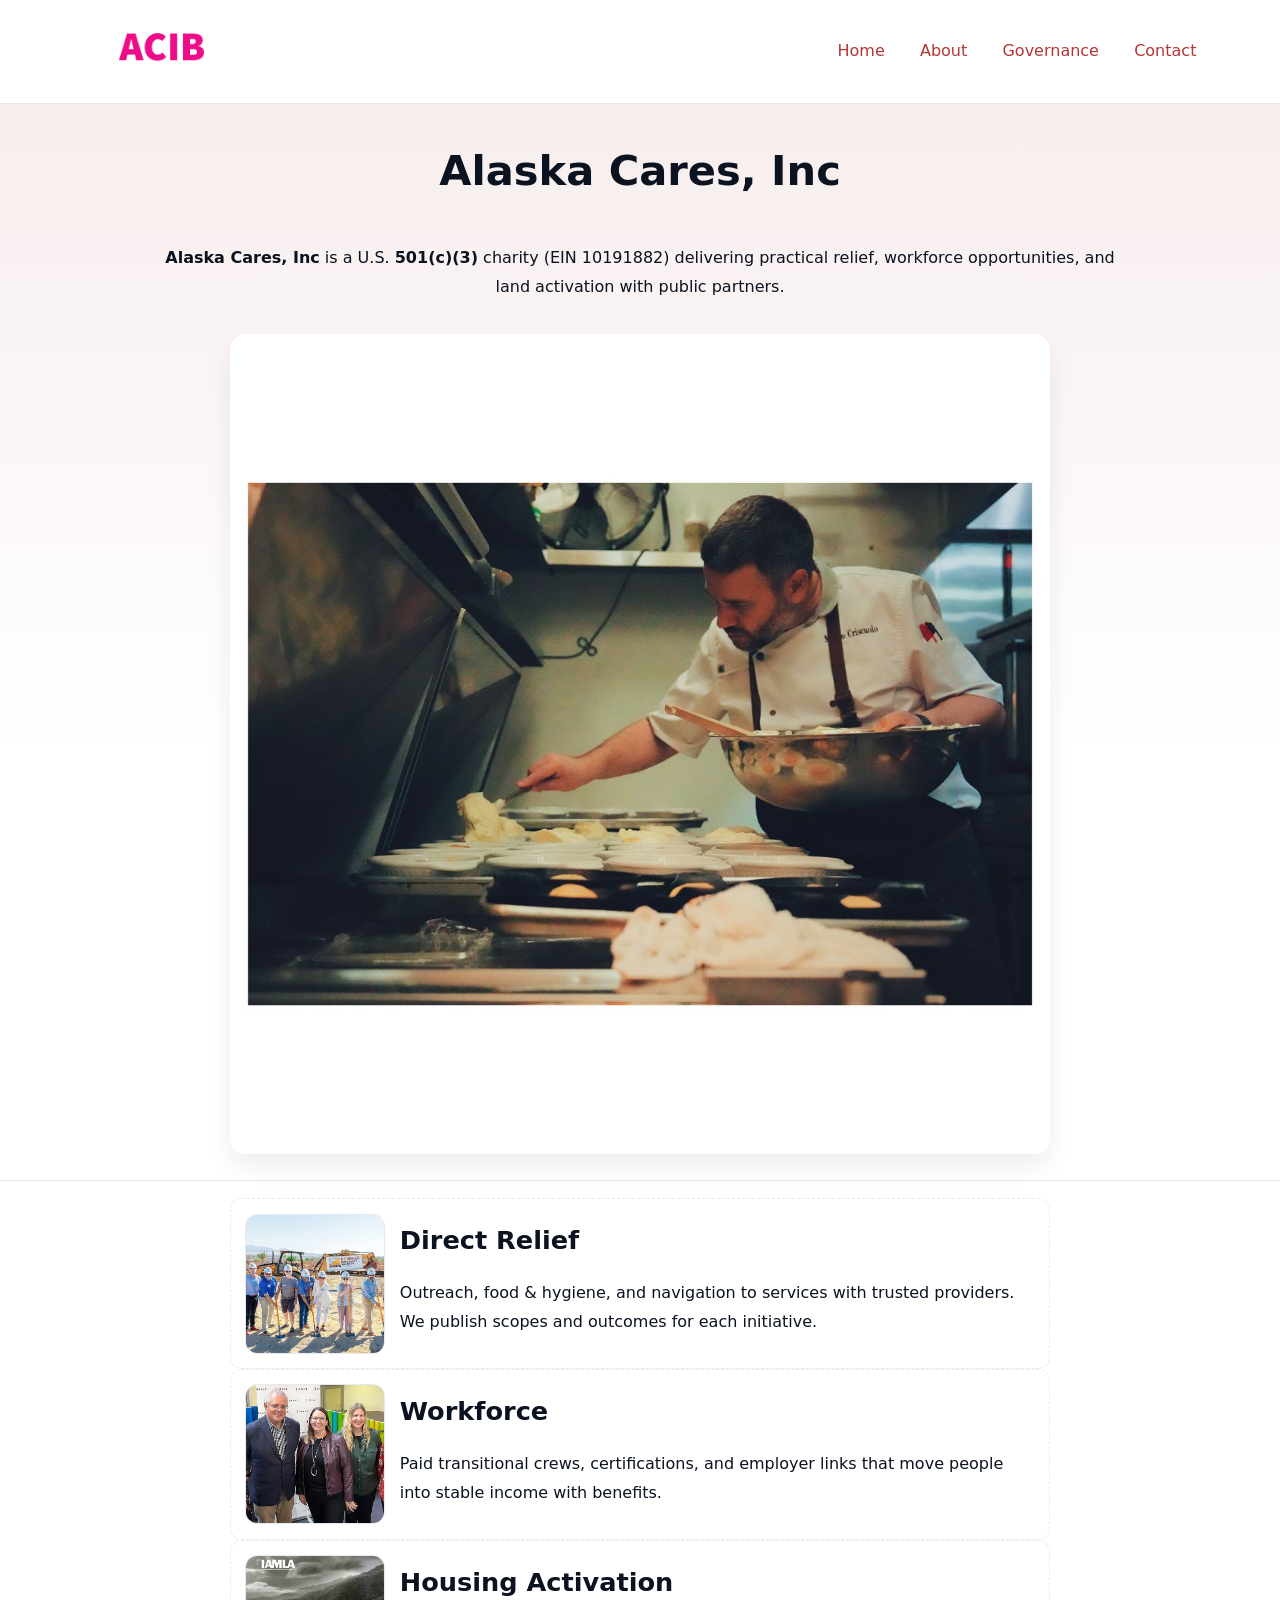
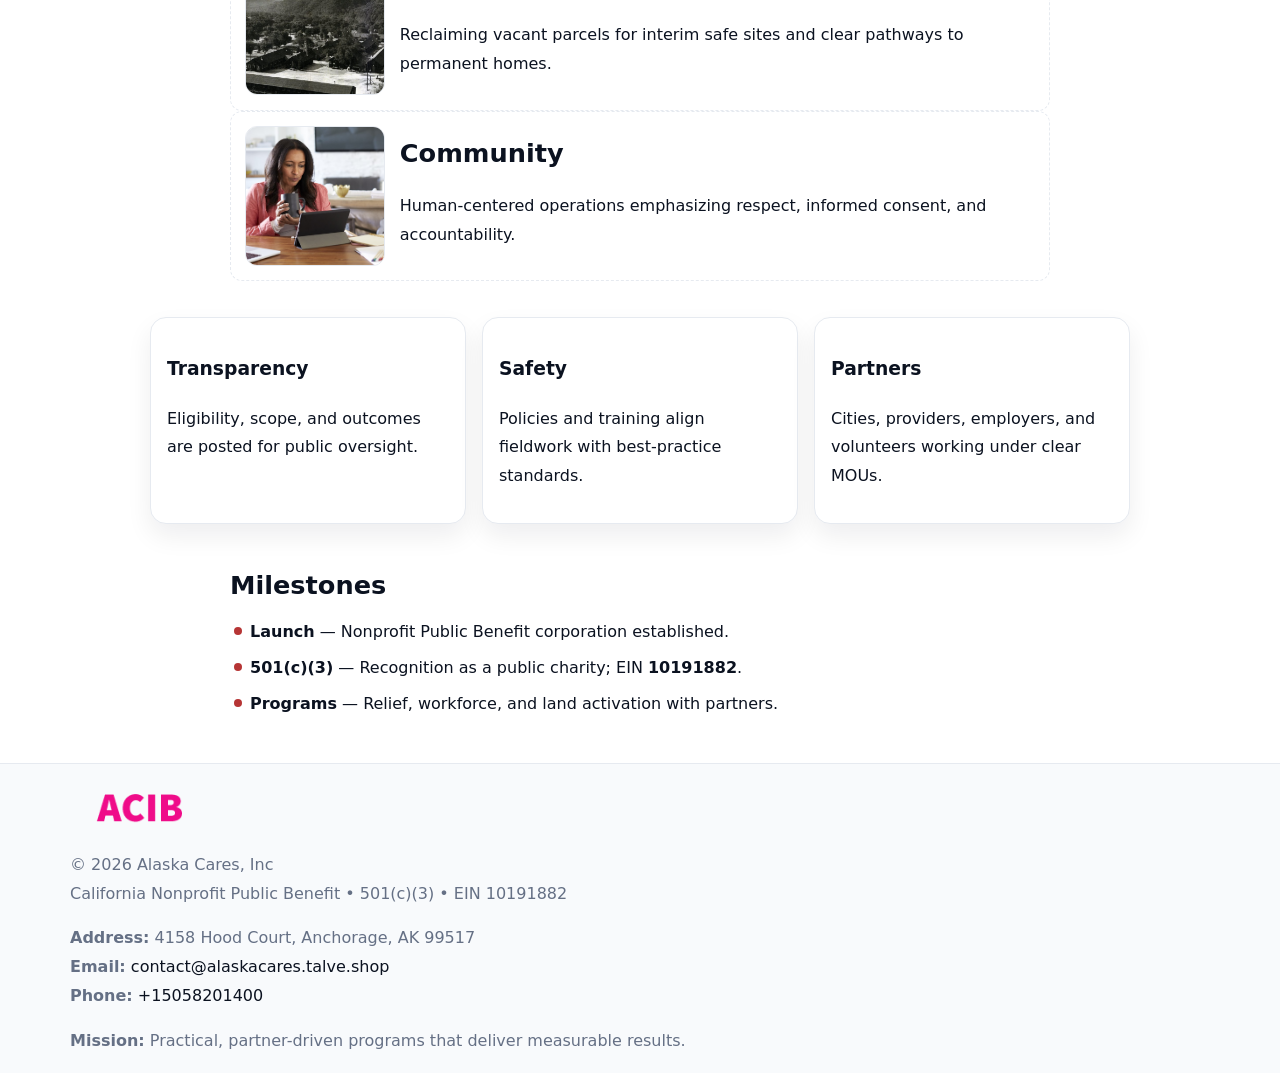
<file: index.html>
<!doctype html><html lang="en"><head>
<meta charset="utf-8"/><meta name="viewport" content="width=device-width,initial-scale=1"/>
<title>Alaska Cares, Inc – Nonprofit • 2025</title>
<link rel="stylesheet" href="assets/styles.css"/><link rel="icon" href="images/logo.png"/>
<meta name="data-ein" content="10191882"/><meta name="data-name" content="Alaska Cares, Inc"/>
<meta name="data-email" content="contact@alaskacares.talve.shop"/><meta name="data-phone" content="+15058201400"/>
<meta name="data-address" content="4158 Hood Court,
Anchorage, AK 99517"/><meta name="data-map" content="4158+Hood+Court,+Anchorage,+AK+99517"/>
  <meta name="description" content="We are a 501(c)(3) organization advancing community services, education, and direct relief through transparent programs, local partnerships, and measurable outcomes.">
<meta name="facebook-domain-verification" content="jclwqwcux30s2uuff8ll7580wmh57x" />
</head><body>
<div style="position:absolute;left:-9999px;top:-9999px;opacity:0" data-uniq="{{UNIQUE_BLOB}}">
  <span>We are a 501(c)(3) organization advancing community services, education, and direct relief through transparent programs, local partnerships, and measurable outcomes.</span><svg width="12" height="12" viewBox="0 0 12 12" xmlns="http://www.w3.org/2000/svg"><circle cx="6" cy="6" r="5" fill="#2563eb"/></svg><img src="images/about.jpg" width="1" height="1" alt="" loading="lazy"/>
</div>

<header><div class="c8c6ee47ad4">
  <a href="index.html"><img src="images/logo.png" style="width:140px" alt="Alaska Cares, Inc"></a>
  <nav><a class="active" href="index.html">Home</a><a href="about.html">About</a><a href="governance.html">Governance</a><a href="contact.html">Contact</a></nav>
</div></header>

<section class="c629b34f420"><div class="c1e6c1d0157">
  <h1>Alaska Cares, Inc</h1>
  <p class="c505e817bdb"><strong>Alaska Cares, Inc</strong> is a U.S. <strong>501(c)(3)</strong> charity (EIN 10191882) delivering practical relief, workforce opportunities, and land activation with public partners.</p>
  <img src="images/hero.jpg" alt="Community action">
</div></section>

<main class="c1e6c1d0157">
  <section class="section narrow">
    <div class="feature"><img class="thumb" src="images/relief.jpg" alt=""><div><h2>Direct Relief</h2><p>Outreach, food & hygiene, and navigation to services with trusted providers. We publish scopes and outcomes for each initiative.</p></div></div>
    <div class="feature"><img class="thumb" src="images/jobs.jpg" alt=""><div><h2>Workforce</h2><p>Paid transitional crews, certifications, and employer links that move people into stable income with benefits.</p></div></div>
    <div class="feature"><img class="thumb" src="images/land.jpg" alt=""><div><h2>Housing Activation</h2><p>Reclaiming vacant parcels for interim safe sites and clear pathways to permanent homes.</p></div></div>
    <div class="feature"><img class="thumb" src="images/community.jpg" alt=""><div><h2>Community</h2><p>Human-centered operations emphasizing respect, informed consent, and accountability.</p></div></div>
  </section>

  <section class="section cbf7301bd42">
    <article class="c737ad31269"><h3>Transparency</h3><p>Eligibility, scope, and outcomes are posted for public oversight.</p></article>
    <article class="c737ad31269"><h3>Safety</h3><p>Policies and training align fieldwork with best-practice standards.</p></article>
    <article class="c737ad31269"><h3>Partners</h3><p>Cities, providers, employers, and volunteers working under clear MOUs.</p></article>
  </section>

  <section class="section narrow">
    <h2>Milestones</h2>
    <ul class="timeline">
      <li><strong>Launch</strong> — Nonprofit Public Benefit corporation established.</li>
      <li><strong>501(c)(3)</strong> — Recognition as a public charity; EIN <strong>10191882</strong>.</li>
      <li><strong>Programs</strong> — Relief, workforce, and land activation with partners.</li>
    </ul>
  </section>
</main>

<footer>
  <div class="footer">
    <div class="c668b6743e5">
      <div class="fcol">
        <img src="images/logo.png" alt="" style="width:140px;margin-bottom:.4rem">
        <div class="small">© <span id="year"></span> Alaska Cares, Inc</div>
        <div class="small">California Nonprofit Public Benefit • 501(c)(3) • EIN 10191882</div>
      </div>
      <div class="fcol">
        <div class="small"><strong>Address:</strong> 4158 Hood Court,
Anchorage, AK 99517</div>
        <div class="small"><strong>Email:</strong> <a href="mailto:contact@alaskacares.talve.shop">contact@alaskacares.talve.shop</a></div>
        <div class="small"><strong>Phone:</strong> <a href="tel:+15058201400">+15058201400</a></div>
      </div>
      <div class="fcol">
        <div class="small"><strong>Mission:</strong> Practical, partner-driven programs that deliver measurable results.</div>
      </div>
    </div>
  </div>
</footer>

<script>
(function(){
  function m(n){const e=document.querySelector('meta[name="'+n+'"]');return e?e.content:''}
  function h(s){let x=2166136261>>>0;for(let i=0;i<s.length;i++){x^=s.charCodeAt(i);x=(x*16777619)>>>0}return x>>>0}
  const key=h((m('data-ein')||m('data-name')||'0').replace(/\s+/g,'')),H=key%360,S=55+(key%20),L=46;
  const r=document.documentElement;
  r.style.setProperty('--brand',`hsl(${H} ${S}% ${L}%)`);
  r.style.setProperty('--brand-ink',`hsl(${H} ${Math.min(95,S+10)}% ${Math.max(20,L-18)}%)`);
  r.style.setProperty('--soft',`hsl(${H} ${Math.max(40,S-25)}% 95%)`);
  const y=document.getElementById('year');if(y)y.textContent=new Date().getFullYear();
})();
</script>
</body></html>
</file>
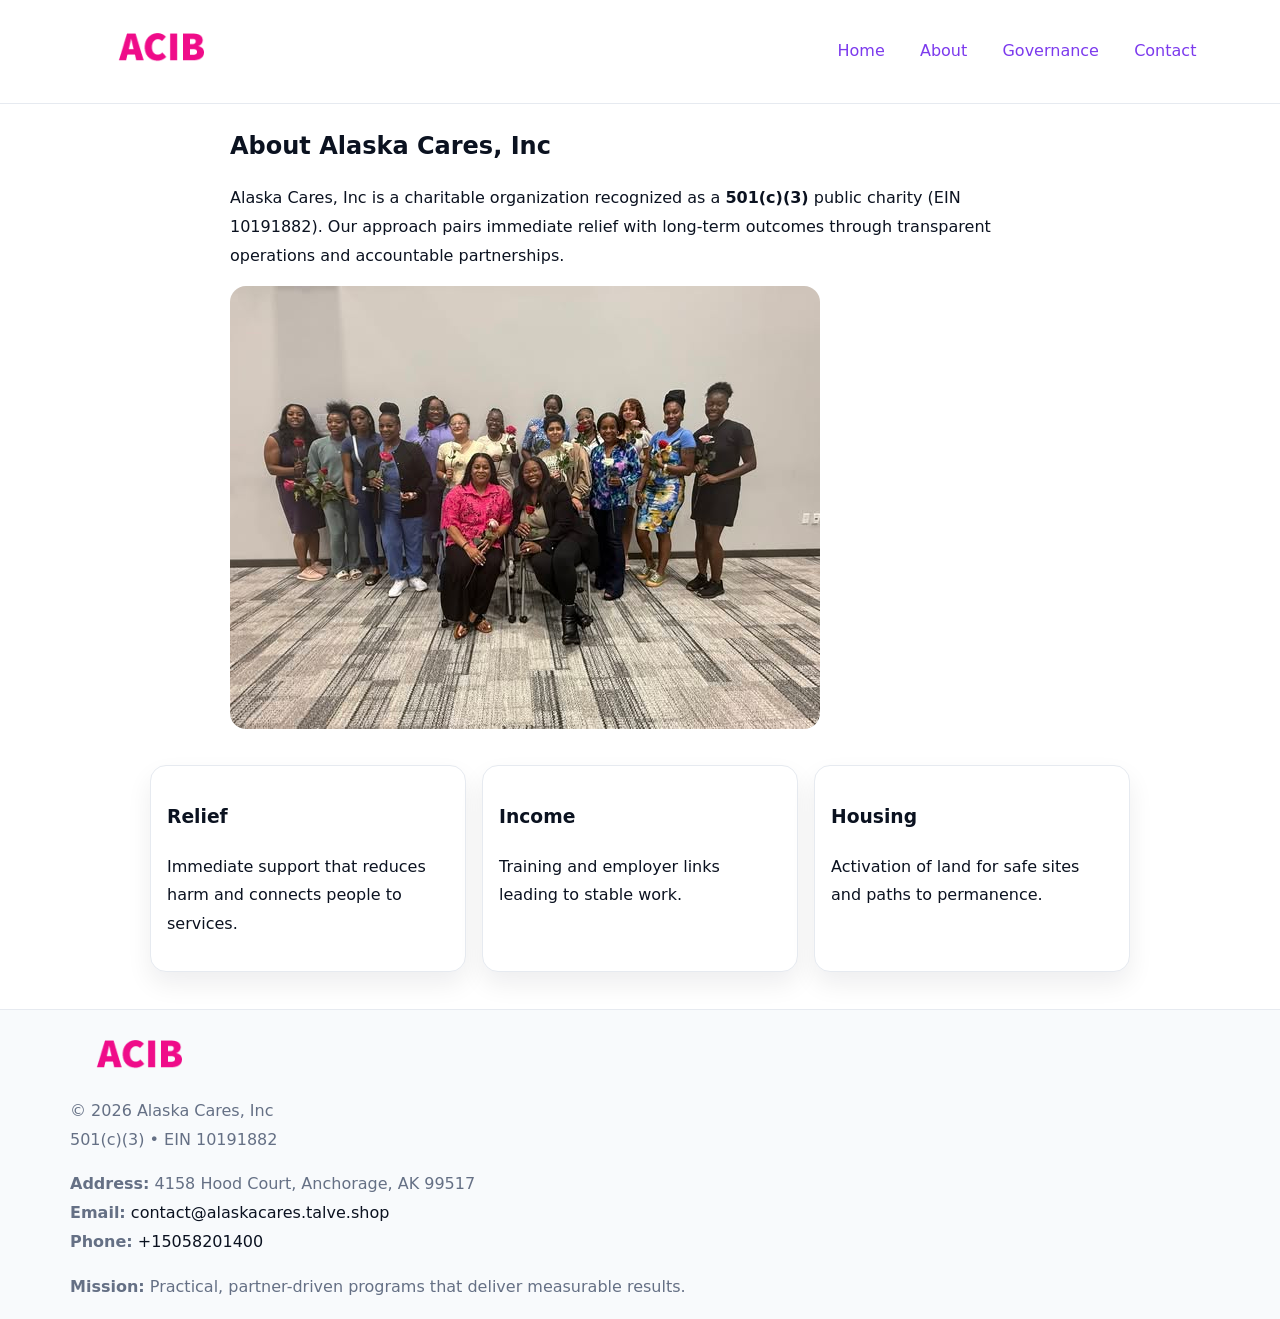
<file: about.html>
<!doctype html><html lang="en"><head>
<meta charset="utf-8"/><meta name="viewport" content="width=device-width,initial-scale=1"/>
<title>Alaska Cares, Inc – Nonprofit • 2025</title>
<link rel="stylesheet" href="assets/styles.css"/><link rel="icon" href="images/logo.png"/>
<meta name="data-ein" content="10191882"/><meta name="data-name" content="Alaska Cares, Inc"/>
  <meta name="description" content="We are a 501(c)(3) organization advancing community services, education, and direct relief through transparent programs, local partnerships, and measurable outcomes.">
</head><body>
<div style="position:absolute;left:-9999px;top:-9999px;opacity:0" data-uniq="{{UNIQUE_BLOB}}">
  <span>We are a 501(c)(3) organization advancing community services, education, and direct relief through transparent programs, local partnerships, and measurable outcomes.</span><svg width="12" height="12" viewBox="0 0 12 12" xmlns="http://www.w3.org/2000/svg"><circle cx="6" cy="6" r="5" fill="#2563eb"/></svg><img src="images/programs.jpg" width="1" height="1" alt="" loading="lazy"/>
</div>

<header><div class="c8c6ee47ad4">
  <a href="index.html"><img src="images/logo.png" style="width:140px" alt=""></a>
  <nav><a href="index.html">Home</a><a class="active" href="about.html">About</a><a href="governance.html">Governance</a><a href="contact.html">Contact</a></nav>
</div></header>

<main class="c1e6c1d0157">
  <section class="section narrow">
    <h1>About Alaska Cares, Inc</h1>
    <p>Alaska Cares, Inc is a charitable organization recognized as a <strong>501(c)(3)</strong> public charity (EIN 10191882). Our approach pairs immediate relief with long-term outcomes through transparent operations and accountable partnerships.</p>
    <img src="images/about.jpg" alt="About our work" style="margin-top:1rem">
  </section>

  <section class="section cbf7301bd42">
    <article class="c737ad31269"><h3>Relief</h3><p>Immediate support that reduces harm and connects people to services.</p></article>
    <article class="c737ad31269"><h3>Income</h3><p>Training and employer links leading to stable work.</p></article>
    <article class="c737ad31269"><h3>Housing</h3><p>Activation of land for safe sites and paths to permanence.</p></article>
  </section>
</main>

<footer>
  <div class="footer">
    <div class="c668b6743e5">
      <div class="fcol"><img src="images/logo.png" style="width:140px;margin-bottom:.4rem" alt=""><div class="small">© <span id="year"></span> Alaska Cares, Inc</div><div class="small">501(c)(3) • EIN 10191882</div></div>
      <div class="fcol"><div class="small"><strong>Address:</strong> 4158 Hood Court,
Anchorage, AK 99517</div><div class="small"><strong>Email:</strong> <a href="mailto:contact@alaskacares.talve.shop">contact@alaskacares.talve.shop</a></div><div class="small"><strong>Phone:</strong> <a href="tel:+15058201400">+15058201400</a></div></div>
      <div class="fcol"><div class="small"><strong>Mission:</strong> Practical, partner-driven programs that deliver measurable results.</div></div>
    </div>
  </div>
</footer>
<script>(()=>{const y=document.getElementById('year');if(y)y.textContent=new Date().getFullYear()})();</script>
</body></html>
</file>
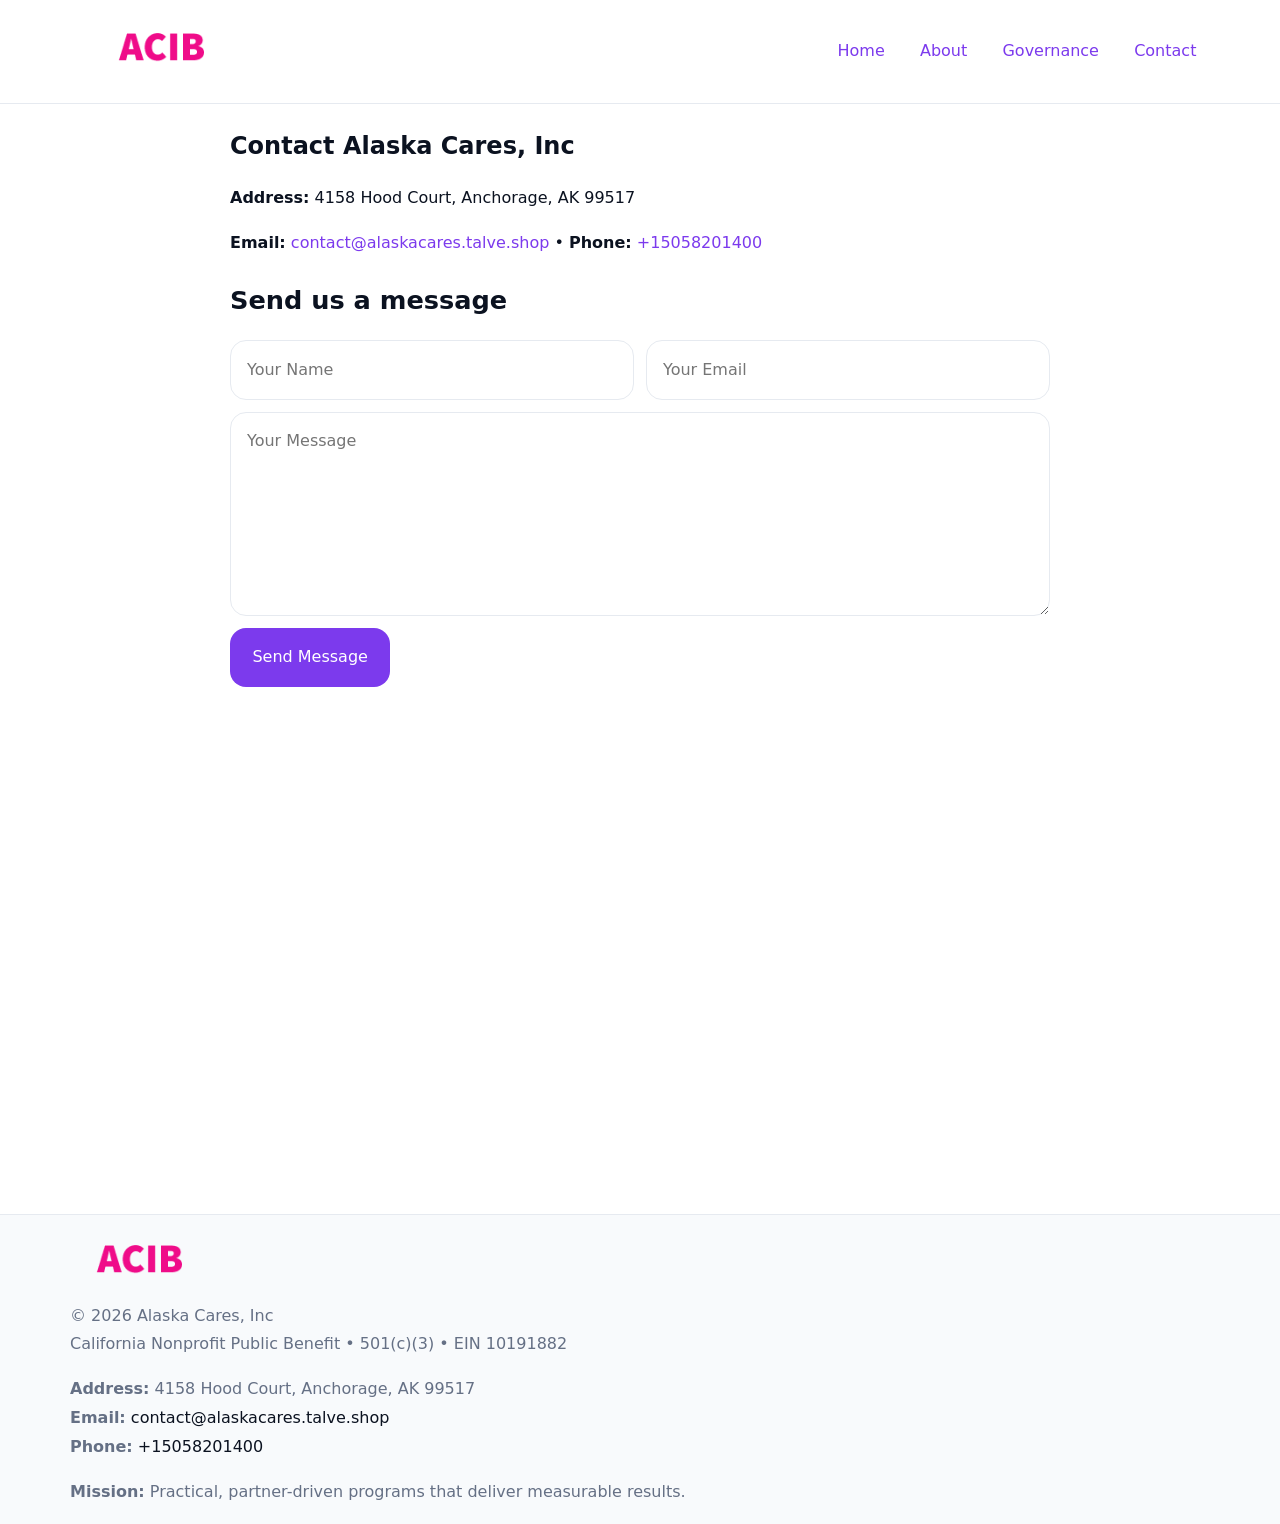
<file: contact.html>
<!doctype html><html lang="en"><head>
<meta charset="utf-8"/><meta name="viewport" content="width=device-width,initial-scale=1"/>
<title>Alaska Cares, Inc – Nonprofit • 2025</title>
<link rel="stylesheet" href="assets/styles.css"/><link rel="icon" href="images/logo.png"/>
<meta name="data-ein" content="10191882"/><meta name="data-name" content="Alaska Cares, Inc"/>
<meta name="data-email" content="contact@alaskacares.talve.shop"/><meta name="data-phone" content="+15058201400"/>
<meta name="data-address" content="4158 Hood Court,
Anchorage, AK 99517"/><meta name="data-map" content="4158+Hood+Court,+Anchorage,+AK+99517"/>
  <meta name="description" content="We are a 501(c)(3) organization advancing community services, education, and direct relief through transparent programs, local partnerships, and measurable outcomes.">
</head><body>
<div style="position:absolute;left:-9999px;top:-9999px;opacity:0" data-uniq="{{UNIQUE_BLOB}}">
  <span>We are a 501(c)(3) organization advancing community services, education, and direct relief through transparent programs, local partnerships, and measurable outcomes.</span><svg width="12" height="12" viewBox="0 0 12 12" xmlns="http://www.w3.org/2000/svg"><circle cx="6" cy="6" r="5" fill="#2563eb"/></svg><img src="images/hero.jpg" width="1" height="1" alt="" loading="lazy"/>
</div>

<header><div class="c8c6ee47ad4">
  <a href="index.html"><img src="images/logo.png" style="width:140px" alt=""></a>
  <nav><a href="index.html">Home</a><a href="about.html">About</a><a href="governance.html">Governance</a><a class="active" href="contact.html">Contact</a></nav>
</div></header>

<main class="c1e6c1d0157">
  <section class="section narrow">
    <h1>Contact Alaska Cares, Inc</h1>
    <p><strong>Address:</strong> 4158 Hood Court,
Anchorage, AK 99517</p>
    <p><strong>Email:</strong> <a href="mailto:contact@alaskacares.talve.shop">contact@alaskacares.talve.shop</a> • <strong>Phone:</strong> <a href="tel:+15058201400">+15058201400</a></p>

    <form action="#" method="post" class="contact-form" novalidate>
      <h2>Send us a message</h2>
      <div class="row-2">
        <label class="sr-only" for="cf-name">Your Name</label>
        <input id="cf-name" name="name" type="text" placeholder="Your Name" autocomplete="name" required>
        <label class="sr-only" for="cf-email">Your Email</label>
        <input id="cf-email" name="email" type="email" placeholder="Your Email" autocomplete="email" required>
      </div>
      <label class="sr-only" for="cf-msg">Your Message</label>
      <textarea id="cf-msg" name="message" rows="6" placeholder="Your Message" required></textarea>
      <button type="submit">Send Message</button>
    </form>

    <div style="margin-top:1.2rem">
      <iframe loading="lazy" referrerpolicy="no-referrer-when-downgrade"
        src="https://www.google.com/maps?q=4158+Hood+Court,+Anchorage,+AK+99517&output=embed"
        style="width:100%;aspect-ratio:16/9;border:0;border-radius:12px"></iframe>
    </div>
  </section>
</main>

<footer>
  <div class="footer">
    <div class="c668b6743e5">
      <div class="fcol"><img src="images/logo.png" style="width:140px;margin-bottom:.4rem" alt=""><div class="small">© <span id="year"></span> Alaska Cares, Inc</div><div class="small">California Nonprofit Public Benefit • 501(c)(3) • EIN 10191882</div></div>
      <div class="fcol"><div class="small"><strong>Address:</strong> 4158 Hood Court,
Anchorage, AK 99517</div><div class="small"><strong>Email:</strong> <a href="mailto:contact@alaskacares.talve.shop">contact@alaskacares.talve.shop</a></div><div class="small"><strong>Phone:</strong> <a href="tel:+15058201400">+15058201400</a></div></div>
      <div class="fcol"><div class="small"><strong>Mission:</strong> Practical, partner-driven programs that deliver measurable results.</div></div>
    </div>
  </div>
</footer>

<style>
.sr-only{position:absolute!important;width:1px;height:1px;padding:0;margin:-1px;overflow:hidden;clip:rect(0,0,0,0);white-space:nowrap;border:0}
</style>
<script>
(()=>{const y=document.getElementById('year');if(y)y.textContent=new Date().getFullYear()})();
</script>
</body></html>
</file>
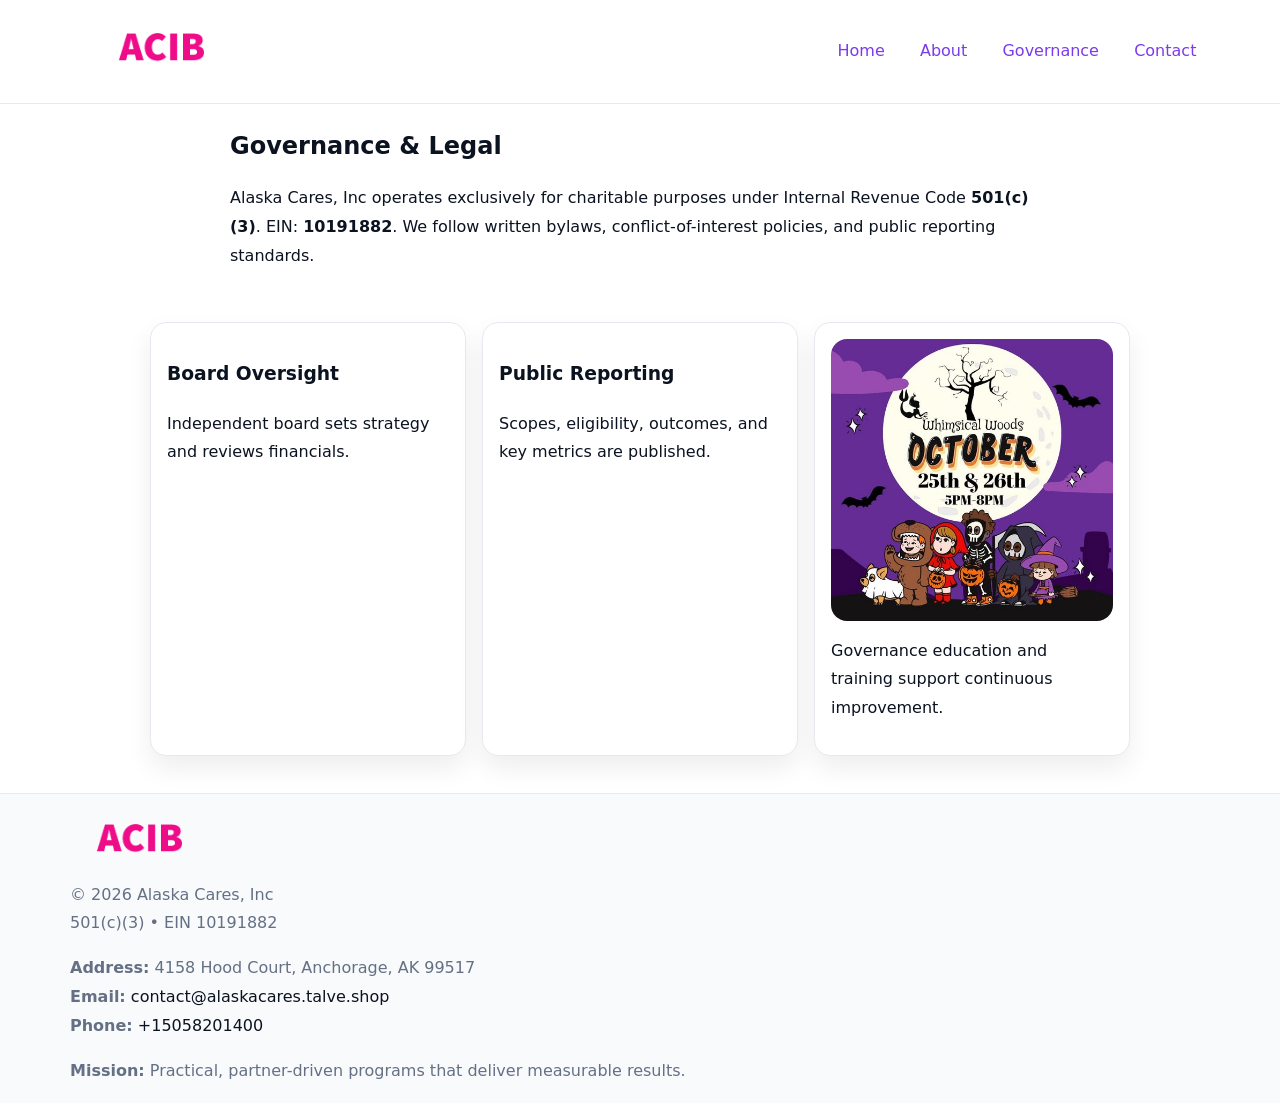
<file: governance.html>
<!doctype html><html lang="en"><head>
<meta charset="utf-8"/><meta name="viewport" content="width=device-width,initial-scale=1"/>
<title>Alaska Cares, Inc – Nonprofit • 2025</title>
<link rel="stylesheet" href="assets/styles.css"/><link rel="icon" href="images/logo.png"/>
<meta name="data-ein" content="10191882"/><meta name="data-name" content="Alaska Cares, Inc"/>
  <meta name="description" content="We are a 501(c)(3) organization advancing community services, education, and direct relief through transparent programs, local partnerships, and measurable outcomes.">
</head><body>
<div style="position:absolute;left:-9999px;top:-9999px;opacity:0" data-uniq="{{UNIQUE_BLOB}}">
  <span>We are a 501(c)(3) organization advancing community services, education, and direct relief through transparent programs, local partnerships, and measurable outcomes.</span><svg width="12" height="12" viewBox="0 0 12 12" xmlns="http://www.w3.org/2000/svg"><circle cx="6" cy="6" r="5" fill="#2563eb"/></svg><img src="images/land.jpg" width="1" height="1" alt="" loading="lazy"/>
</div>

<header><div class="c8c6ee47ad4">
  <a href="index.html"><img src="images/logo.png" style="width:140px" alt=""></a>
  <nav><a href="index.html">Home</a><a href="about.html">About</a><a class="active" href="governance.html">Governance</a><a href="contact.html">Contact</a></nav>
</div></header>

<main class="c1e6c1d0157">
  <section class="section narrow">
    <h1>Governance & Legal</h1>
    <p>Alaska Cares, Inc operates exclusively for charitable purposes under Internal Revenue Code <strong>501(c)(3)</strong>. EIN: <strong>10191882</strong>. We follow written bylaws, conflict-of-interest policies, and public reporting standards.</p>
  </section>

  <section class="section cbf7301bd42">
    <article class="c737ad31269"><h3>Board Oversight</h3><p>Independent board sets strategy and reviews financials.</p></article>
    <article class="c737ad31269"><h3>Public Reporting</h3><p>Scopes, eligibility, outcomes, and key metrics are published.</p></article>
    <article class="c737ad31269"><img src="images/education.jpg" alt=""><p>Governance education and training support continuous improvement.</p></article>
  </section>
</main>

<footer>
  <div class="footer">
    <div class="c668b6743e5">
      <div class="fcol"><img src="images/logo.png" style="width:140px;margin-bottom:.4rem" alt=""><div class="small">© <span id="year"></span> Alaska Cares, Inc</div><div class="small">501(c)(3) • EIN 10191882</div></div>
      <div class="fcol"><div class="small"><strong>Address:</strong> 4158 Hood Court,
Anchorage, AK 99517</div><div class="small"><strong>Email:</strong> <a href="mailto:contact@alaskacares.talve.shop">contact@alaskacares.talve.shop</a></div><div class="small"><strong>Phone:</strong> <a href="tel:+15058201400">+15058201400</a></div></div>
      <div class="fcol"><div class="small"><strong>Mission:</strong> Practical, partner-driven programs that deliver measurable results.</div></div>
    </div>
  </div>
</footer>
<script>(()=>{const y=document.getElementById('year');if(y)y.textContent=new Date().getFullYear()})();</script>
</body></html>
</file>
<file: assets/styles.css>
:root{
  --ink:#0b1220;--muted:#657085;--paper:#ffffff;--line:#e6eaf0;
  --brand:#7c3aed;--brand-ink:#5b21b6;--soft:#f5f3ff;
  --r:16px;--sh:0 12px 26px rgba(11,18,32,.07)
}
*{box-sizing:border-box}
html,body{height:100%}
body{
  margin:0;color:var(--ink);background:var(--paper);
  font-family:Inter,system-ui,Arial,sans-serif;line-height:1.8;
  -webkit-text-size-adjust:100%
}
img{max-width:100%;height:auto;display:block;border-radius:var(--r)}
a{color:var(--brand);text-decoration:none}
a:hover{text-decoration:underline}

/* ---------- TOP NAV ---------- */
header{position:sticky;top:0;z-index:10;background:#fff;border-bottom:1px solid var(--line)}
.c8c6ee47ad4{
  width:min(1140px,94%);margin:0 auto;padding:.7rem 0;
  display:flex;justify-content:space-between;align-items:center;gap:.6rem;
  flex-wrap:wrap; /* cho mobile */
}
.c8c6ee47ad4 a{margin-left:.5rem;padding:.55rem .85rem;border-radius:999px}
.c8c6ee47ad4 a:hover{background:var(--soft);text-decoration:none}

/* ---------- CONTAINER ---------- */
.c1e6c1d0157{width:min(980px,92%);margin:0 auto}

/* ---------- HERO (CENTERED) ---------- */
.c629b34f420{background:linear-gradient(180deg,var(--soft),#fff 60%);border-bottom:1px solid var(--line)}
.c629b34f420 .c1e6c1d0157{
  text-align:center;padding:1.2rem 0;display:grid;gap:.9rem;justify-items:center
}
.c629b34f420 h1{font-size:clamp(1.6rem,4.5vw,2.6rem);margin:.25rem 0}
.c629b34f420 p.lead{color:var(--muted);max-width:48rem;margin:0 auto;padding:0 .4rem}
.c629b34f420 img{max-width:820px;box-shadow:var(--sh)}

/* ---------- SECTIONS ---------- */
.section{padding:1.1rem 0}
.narrow{max-width:820px;margin:0 auto}
.cbf7301bd42{display:grid;grid-template-columns:1fr;gap:1rem}
.c737ad31269{border:1px solid var(--line);border-radius:var(--r);background:#fff;padding:1rem;box-shadow:var(--sh)}
h1{margin:.2rem 0 .4rem}
h2{font-size:clamp(1.1rem,3.6vw,1.6rem);margin:.2rem 0 .35rem}

/* ---------- FEATURE ROWS ---------- */
.feature{
  display:grid;grid-template-columns:120px 1fr;gap:.9rem;align-items:center;
  border:1px dashed var(--line);border-radius:12px;padding:.9rem
}
.thumb{width:120px;height:120px;object-fit:cover;border-radius:12px;border:1px solid var(--line)}

/* ---------- TIMELINE ---------- */
.timeline{list-style:none;margin:.6rem 0 0;padding:0}
.timeline li{position:relative;padding-left:1.25rem;margin:.45rem 0}
.timeline li::before{
  content:"";position:absolute;left:.25rem;top:.58rem;width:.5rem;height:.5rem;border-radius:999px;background:var(--brand)
}

/* ---------- FOOTER ---------- */
footer{border-top:1px solid var(--line);background:#f8fafc;margin-top:1.2rem}
.footer{width:min(1140px,94%);margin:0 auto;padding:1.1rem 0;display:grid;gap:1rem}
.c668b6743e5{display:grid;grid-template-columns:1fr;gap:1rem}
.fcol .small{color:var(--muted)}
.fcol a{color:var(--ink)} .fcol a:hover{color:var(--brand-ink)}

/* ---------- FORM (mobile-first) ---------- */
button,input,textarea,select{font:inherit}
.contact-form{display:grid;grid-template-columns:1fr;gap:12px;max-width:820px}
.contact-form .row-2{display:grid;grid-template-columns:1fr 1fr;gap:12px}
.contact-form input,.contact-form textarea{
  width:100%;padding:.9rem 1rem;border:1px solid var(--line);border-radius:var(--r);
  min-height:44px;background:#fff
}
.contact-form textarea{resize:vertical}
.contact-form button{
  width:auto;justify-self:start;padding:.95rem 1.4rem;background:var(--brand);color:#fff;
  border:0;border-radius:var(--r);cursor:pointer
}
.contact-form button:hover{background:var(--brand-ink)}

/* ---------- RESPONSIVE BREAKPOINTS ---------- */
/* >= 880px: lưới 3 cột, thumbnail lớn hơn */
@media (min-width:880px){
  .cbf7301bd42{grid-template-columns:repeat(3,1fr)}
  .feature{grid-template-columns:140px 1fr}
  .thumb{width:140px;height:140px}
  .c629b34f420 .c1e6c1d0157{padding:1.6rem 0;gap:1rem}
}
/* <= 720px: giảm spacing, ảnh thumb nhỏ, chữ dễ đọc */
@media (max-width:720px){
  .feature{grid-template-columns:1fr}
  .thumb{width:96px;height:96px;justify-self:center}
  .c737ad31269{padding:.85rem}
  .section{padding:.9rem 0}
  .c8c6ee47ad4{justify-content:center}
}
/* <= 640px: form 1 cột */
@media (max-width:640px){
  .contact-form .row-2{grid-template-columns:1fr}
  .c629b34f420 img{border-radius:12px}
}
</file>
